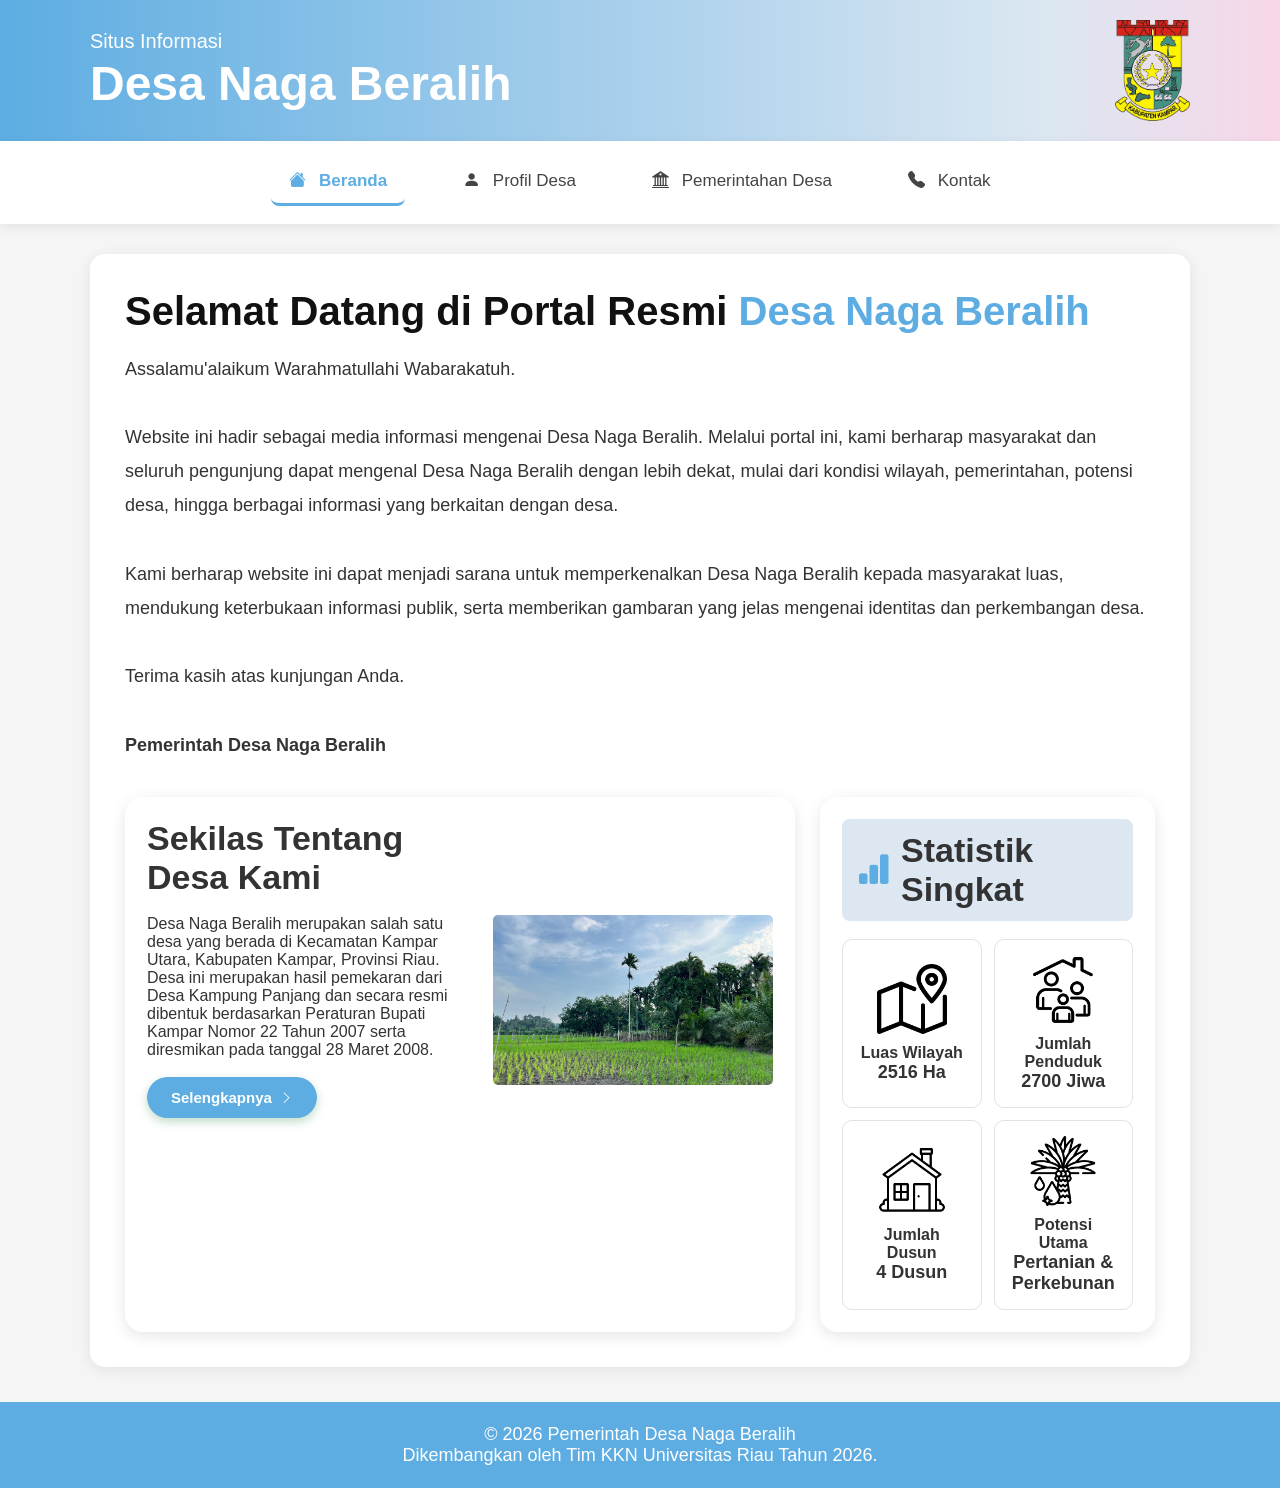
<file: index.html>
<!DOCTYPE html>
<html lang="id">

<head>
    <meta charset="UTF-8">
    <meta name="viewport" content="width=device-width, initial-scale=1.0">
    <title>Portal Desa Naga Beralih</title>

    <link rel="stylesheet" href="style.css">

    <link rel="stylesheet" href="https://cdn.jsdelivr.net/npm/bootstrap-icons@1.11.3/font/bootstrap-icons.css">
</head>

<body>

    <header class="top">
        <div class="wrap">

            <div class="judul-header">
                <small>Situs Informasi</small>
                <h1>Desa Naga Beralih</h1>
            </div>

            <img src="kampar.png" class="logo">

        </div>
    </header>

    <nav>
        <button class="nav-toggle">
            <i class="bi bi-list"></i>
        </button>

        <div class="nav-links">
            <a href="index.html" class="active">
                <i class="bi bi-house-fill"></i> Beranda
            </a>
            <a href="profil.html">
                <i class="bi bi-person-fill"></i> Profil Desa
            </a>
            <a href="pemerintah.html">
                <i class="bi bi-bank2"></i> Pemerintahan Desa
            </a>
            <a href="kontak.html">
                <i class="bi bi-telephone-fill"></i> Kontak
            </a>
        </div>
    </nav>


    <main class="container">


        <section class="welcome">

            <h2>
                Selamat Datang di Portal Resmi
                <span>Desa Naga Beralih</span>
            </h2>

            <p>
                Assalamu'alaikum Warahmatullahi Wabarakatuh.
                <br><br>

                Website ini hadir sebagai media informasi mengenai Desa Naga Beralih. Melalui portal ini, kami berharap
                masyarakat dan seluruh
                pengunjung dapat mengenal Desa Naga Beralih dengan lebih dekat, mulai dari kondisi wilayah,
                pemerintahan, potensi desa, hingga berbagai informasi yang berkaitan dengan desa.

                <br><br>
                Kami berharap website ini dapat menjadi sarana untuk memperkenalkan Desa Naga Beralih kepada
                masyarakat luas, mendukung keterbukaan informasi publik, serta memberikan gambaran yang jelas mengenai
                identitas dan perkembangan desa.

                <br><br>

                Terima kasih atas kunjungan Anda.

                <br><br>

                <strong>Pemerintah Desa Naga Beralih</strong>

            </p>

        </section>

        <div class="grid">
            <div class="card about-card">
                <div class="about-header">
                    <div class="about-title">
                        <h3>
                            Sekilas Tentang
                            <br>
                            Desa Kami
                        </h3>
                    </div>
                    <div class="about-image">
                        <img src="fotosawah.jpeg" alt="Sawah Desa">
                    </div>
                </div>

                <p>

                    Desa Naga Beralih merupakan salah satu desa yang berada di Kecamatan Kampar Utara,
                    Kabupaten Kampar, Provinsi Riau.

                    Desa ini merupakan hasil pemekaran dari Desa Kampung Panjang dan secara resmi
                    dibentuk berdasarkan Peraturan Bupati Kampar Nomor 22 Tahun 2007
                    serta diresmikan pada tanggal 28 Maret 2008.

                </p>

                <a href="profil.html" class="btn-more">
                    Selengkapnya
                    <i class="bi bi-chevron-right"></i>
                </a>

            </div>

            <div class="card stat-card">
                <h3 class="stats-title">
                    <i class="bi bi-bar-chart-fill"></i>
                    Statistik Singkat
                </h3>

                <div class="stats">
                    <div class="stat-item">
                        <img src="luas.png">
                        <h4>Luas Wilayah</h4>
                        <p>2516 Ha</p>
                    </div>

                    <div class="stat-item">
                        <img src="penduduk.png">
                        <h4>Jumlah Penduduk</h4>
                        <p>2700 Jiwa</p>
                    </div>

                    <div class="stat-item">
                        <img src="dusun.png">
                        <h4>Jumlah Dusun</h4>
                        <p>4 Dusun</p>
                    </div>

                    <div class="stat-item">
                        <img src="potensi.png">
                        <h4>Potensi Utama</h4>
                        <p>Pertanian & Perkebunan</p>
                    </div>
                </div>
            </div>
        </div>
    </main>

    <footer>

        © 2026 Pemerintah Desa Naga Beralih
        <br>Dikembangkan oleh Tim KKN Universitas Riau Tahun 2026.

    </footer>
    <script>
        const toggleBtn = document.querySelector(".nav-toggle");
        const navLinks = document.querySelector(".nav-links");

        toggleBtn.addEventListener("click", () => {
            navLinks.classList.toggle("show");
        });
    </script>

</body>

</html>
</file>
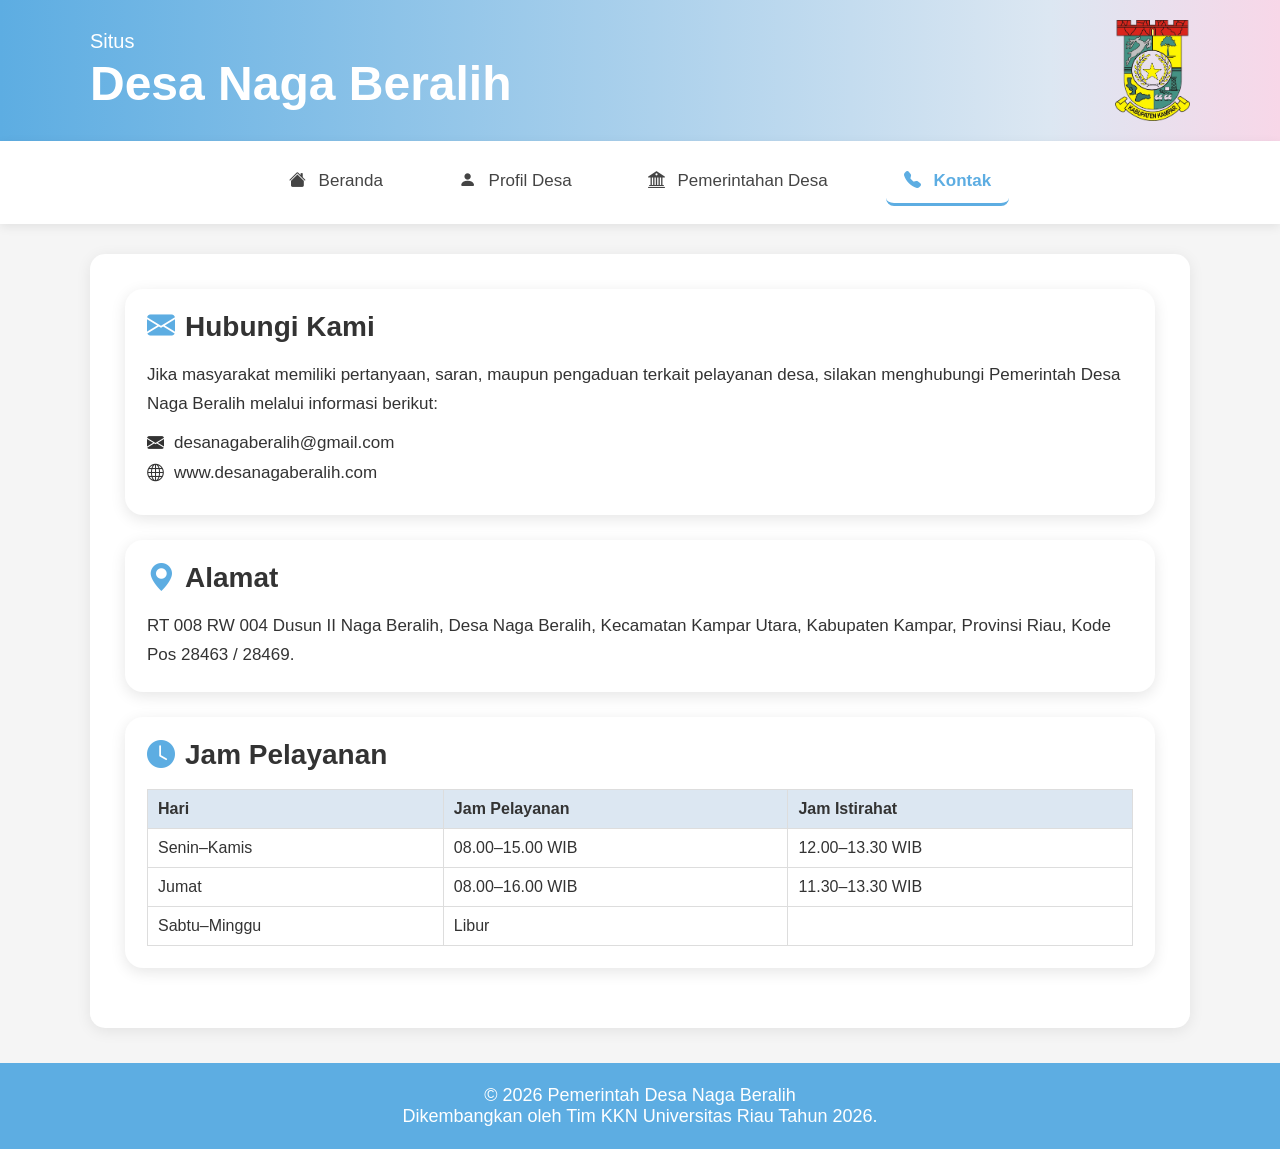
<file: kontak.html>
<!DOCTYPE html>
<html lang="id">

<head>
    <meta charset="UTF-8">
    <meta name="viewport" content="width=device-width, initial-scale=1.0">
    <title>Kontak Desa Naga Beralih</title>

    <link rel="stylesheet" href="kontak.css">
    <link rel="stylesheet" href="https://cdn.jsdelivr.net/npm/bootstrap-icons@1.11.3/font/bootstrap-icons.css">
</head>

<body>

    <header class="top">
        <div class="wrap">
            <div class="judul-header">
                <small>Situs</small>
                <h1>Desa Naga Beralih</h1>
            </div>
            <img src="kampar.png" class="logo">
        </div>
    </header>

    <nav>
        <button class="nav-toggle">
            <i class="bi bi-list"></i>
        </button>

        <div class="nav-links">
            <a href="index.html">
                <i class="bi bi-house-fill"></i> Beranda
            </a>
            <a href="profil.html">
                <i class="bi bi-person-fill"></i> Profil Desa
            </a>
            <a href="pemerintah.html">
                <i class="bi bi-bank2"></i> Pemerintahan Desa
            </a>
            <a href="kontak.html" class="active">
                <i class="bi bi-telephone-fill"></i> Kontak
            </a>
        </div>
    </nav>


    <main class="container">
        <section class="card">
            <h3><i class="bi bi-envelope-fill"></i> Hubungi Kami</h3>
            <p>Jika masyarakat memiliki pertanyaan, saran, maupun pengaduan terkait pelayanan desa, silakan menghubungi
                Pemerintah Desa Naga Beralih melalui informasi berikut:</p>
            <ul class="info-list">
                <li><i class="bi bi-envelope-fill"></i> <a
                        href="mailto:desanagaberalih@gmail.com">desanagaberalih@gmail.com</a></li>
                <li><i class="bi bi-globe"></i> <a href="http://www.desanagaberalih.com"
                        target="_blank">www.desanagaberalih.com</a></li>
            </ul>
        </section>

        <section class="card">
            <h3><i class="bi bi-geo-alt-fill"></i> Alamat</h3>
            <p>RT 008 RW 004 Dusun II Naga Beralih, Desa Naga Beralih, Kecamatan Kampar Utara, Kabupaten Kampar,
                Provinsi Riau, Kode Pos
                28463 / 28469.</p>
        </section>

        <section class="card">
            <h3><i class="bi bi-clock-fill"></i> Jam Pelayanan</h3>
            <table class="jam">
                <tr>
                    <th>Hari</th>
                    <th>Jam Pelayanan</th>
                    <th>Jam Istirahat</th>
                </tr>
                <tr>
                    <td>Senin–Kamis</td>
                    <td>08.00–15.00 WIB</td>
                    <td>12.00–13.30 WIB</td>
                </tr>
                <tr>
                    <td>Jumat</td>
                    <td>08.00–16.00 WIB</td>
                    <td>11.30–13.30 WIB</td>
                </tr>
                <tr>
                    <td>Sabtu–Minggu</td>
                    <td>Libur</td>
                    <td></td>
                </tr>
            </table>
        </section>
    </main>

    <footer>
        © 2026 Pemerintah Desa Naga Beralih
        <br>Dikembangkan oleh Tim KKN Universitas Riau Tahun 2026.
    </footer>

    <script>
        const toggleBtn = document.querySelector(".nav-toggle");
        const navLinks = document.querySelector(".nav-links");

        toggleBtn.addEventListener("click", () => {
            navLinks.classList.toggle("show");
        });
    </script>


</body>

</html>
</file>
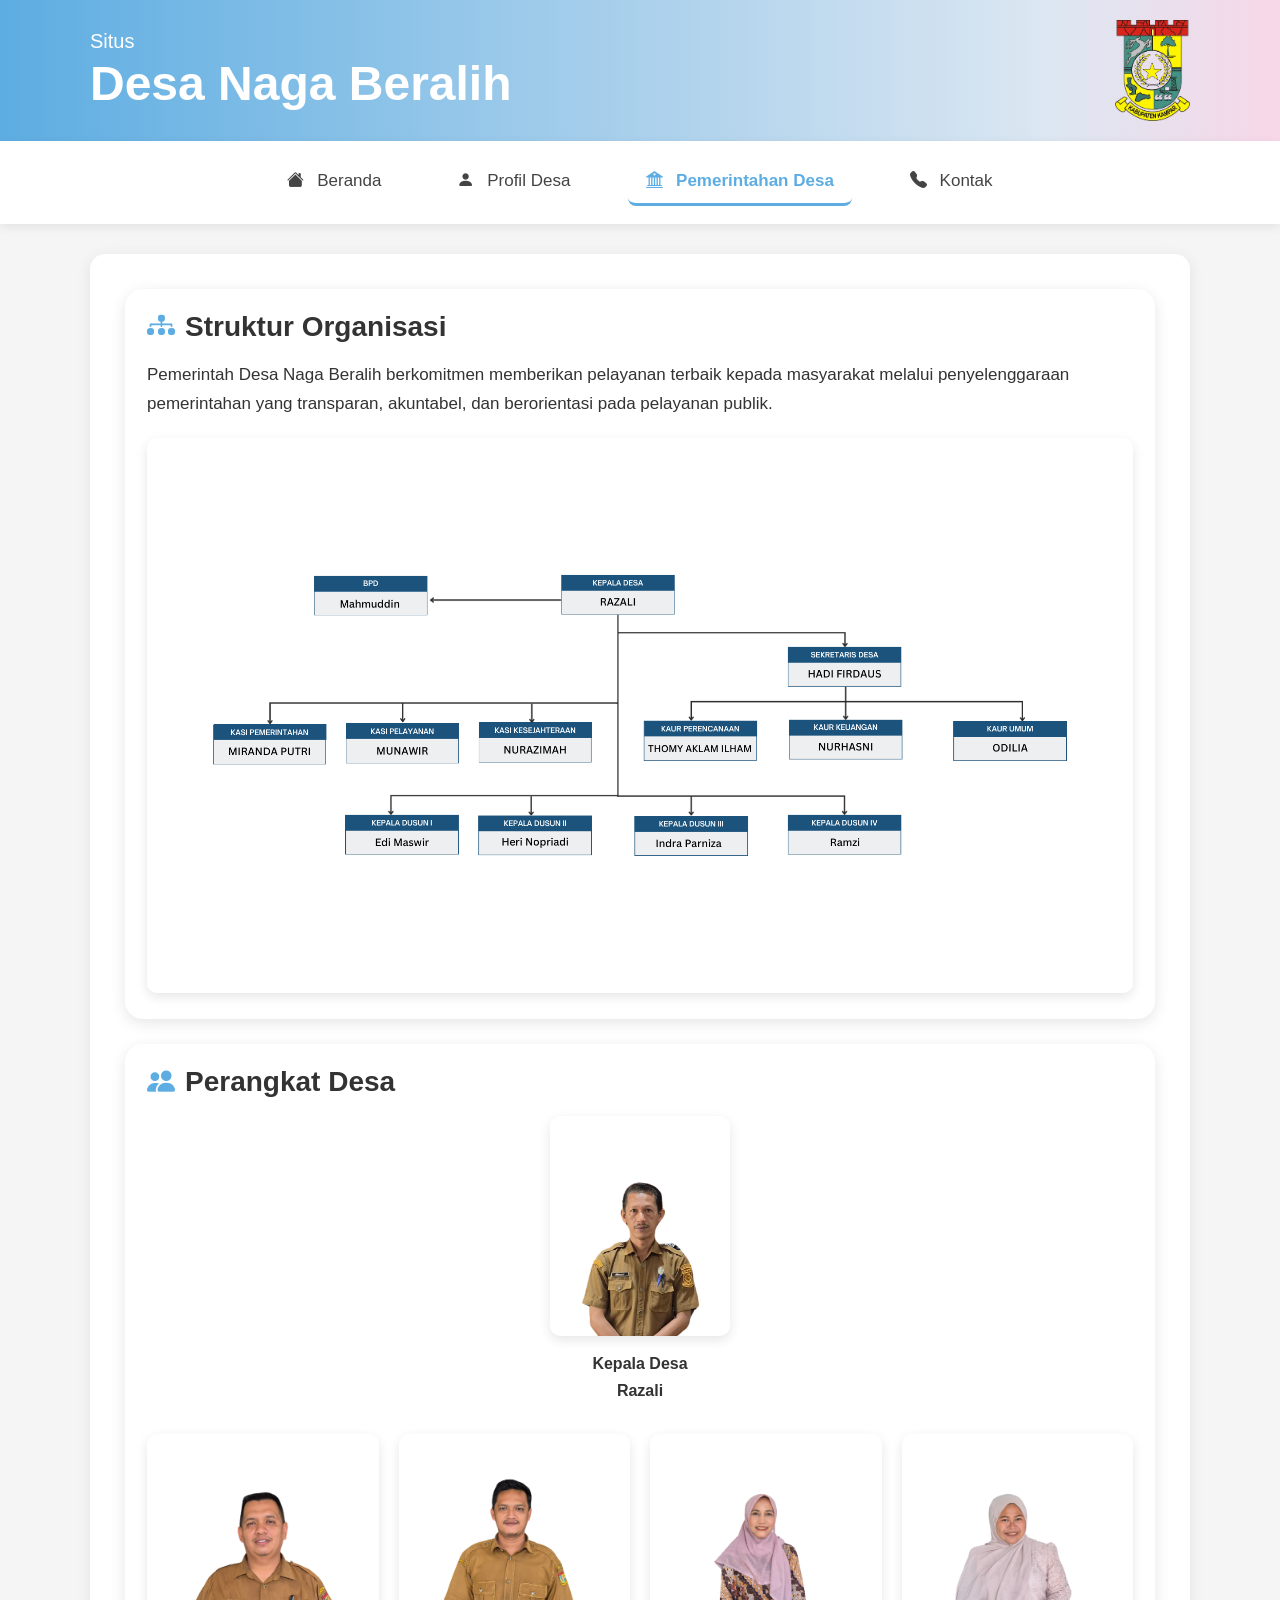
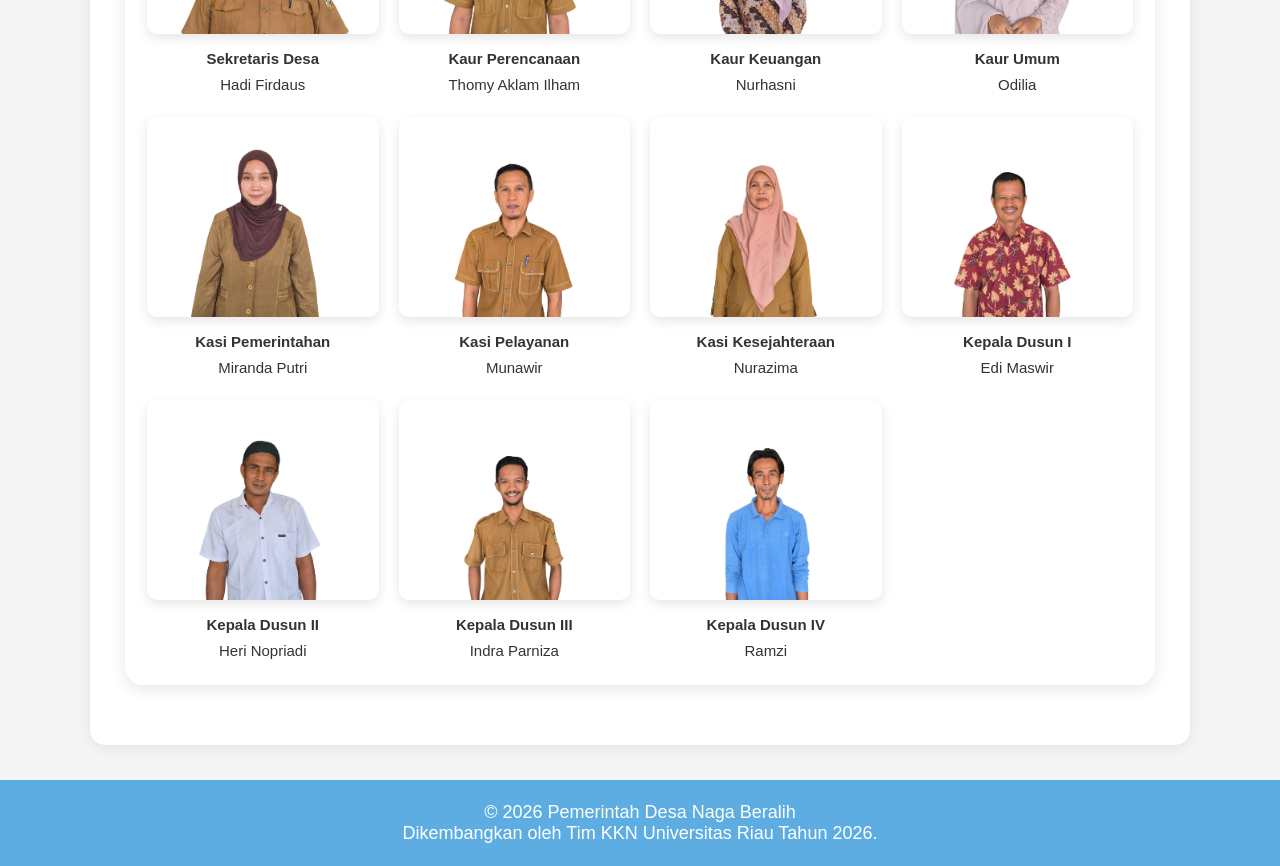
<file: pemerintah.html>
<!DOCTYPE html>
<html lang="id">

<head>
    <meta charset="UTF-8">
    <meta name="viewport" content="width=device-width, initial-scale=1.0">
    <title>Pemerintahan Desa Naga Beralih</title>

    <link rel="stylesheet" href="pemerintah.css">
    <link rel="stylesheet" href="https://cdn.jsdelivr.net/npm/bootstrap-icons@1.11.3/font/bootstrap-icons.css">
</head>

<body>

    <header class="top">
        <div class="wrap">
            <div class="judul-header">
                <small>Situs</small>
                <h1>Desa Naga Beralih</h1>
            </div>
            <img src="kampar.png" class="logo">
        </div>
    </header>

    <nav>
        <button class="nav-toggle">
            <i class="bi bi-list"></i>
        </button>

        <div class="nav-links">
            <a href="index.html">
                <i class="bi bi-house-fill"></i> Beranda
            </a>
            <a href="profil.html">
                <i class="bi bi-person-fill"></i> Profil Desa
            </a>
            <a href="pemerintah.html" class="active">
                <i class="bi bi-bank2"></i> Pemerintahan Desa
            </a>
            <a href="kontak.html">
                <i class="bi bi-telephone-fill"></i> Kontak
            </a>
        </div>
    </nav>


    <main class="container">
        <section class="card">
            <h3><i class="bi bi-diagram-3-fill"></i> Struktur Organisasi</h3>
            <p>Pemerintah Desa Naga Beralih berkomitmen memberikan pelayanan terbaik kepada masyarakat melalui
                penyelenggaraan pemerintahan yang transparan, akuntabel, dan berorientasi pada pelayanan publik.</p>
            <div class="struktur-img">
                <img src="strukturdesa.png" alt="Struktur Organisasi Desa">
            </div>
        </section>

        <section class="card">
            <h3><i class="bi bi-people-fill"></i> Perangkat Desa</h3>
            <div class="perangkat">

                <div class="kepala-desa">
                    <img src="kepala desa.png" alt="Kepala Desa">
                    <p><b>Kepala Desa</b><br>Razali</p>
                </div>

                <div class="grid-perangkat">
                    <div class="perangkat-item">
                        <img src="sekretarisdesa.png" alt="Perangkat Desa">
                        <p><b>Sekretaris Desa</b><br>Hadi Firdaus</p>
                    </div>
                    <div class="perangkat-item">
                        <img src="kaurperencanaan.png" alt="Perangkat Desa">
                        <p><b>Kaur Perencanaan</b><br>Thomy Aklam Ilham</p>
                    </div>
                    <div class="perangkat-item">
                        <img src="kaurkeuangan.png" alt="Perangkat Desa">
                        <p><b>Kaur Keuangan</b><br>Nurhasni</p>
                    </div>
                    <div class="perangkat-item">
                        <img src="kaurumum.png" alt="Perangkat Desa">
                        <p><b>Kaur Umum</b><br>Odilia</p>
                    </div>
                    <div class="perangkat-item">
                        <img src="kasipemerintahan.png" alt="Perangkat Desa">
                        <p><b>Kasi Pemerintahan</b><br>Miranda Putri</p>
                    </div>
                    <div class="perangkat-item">
                        <img src="kasipelayanan.png" alt="Perangkat Desa">
                        <p><b>Kasi Pelayanan</b><br>Munawir</p>
                    </div>
                    <div class="perangkat-item">
                        <img src="kasikesejahteraan.png" alt="Perangkat Desa">
                        <p><b>Kasi Kesejahteraan</b><br>Nurazima</p>
                    </div>
                    <div class="perangkat-item">
                        <img src="kadus1.png" alt="Perangkat Desa">
                        <p><b>Kepala Dusun I</b><br> Edi Maswir</p>
                    </div>
                    <div class="perangkat-item">
                        <img src="kadus2.png" alt="Perangkat Desa">
                        <p><b>Kepala Dusun II</b><br>Heri Nopriadi</p>
                    </div>
                    <div class="perangkat-item">
                        <img src="kadus3.png" alt="Perangkat Desa">
                        <p><b>Kepala Dusun III</b><br>Indra Parniza</p>
                    </div>
                    <div class="perangkat-item">
                        <img src="kadus 4.png" alt="Perangkat Desa">
                        <p><b>Kepala Dusun IV</b><br>Ramzi</p>
                    </div>
                </div>
            </div>
        </section>
    </main>

    <footer>
        © 2026 Pemerintah Desa Naga Beralih
        <br>Dikembangkan oleh Tim KKN Universitas Riau Tahun 2026.
    </footer>

    <script>
        const toggleBtn = document.querySelector(".nav-toggle");
        const navLinks = document.querySelector(".nav-links");

        toggleBtn.addEventListener("click", () => {
            navLinks.classList.toggle("show");
        });
    </script>


</body>

</html>
</file>
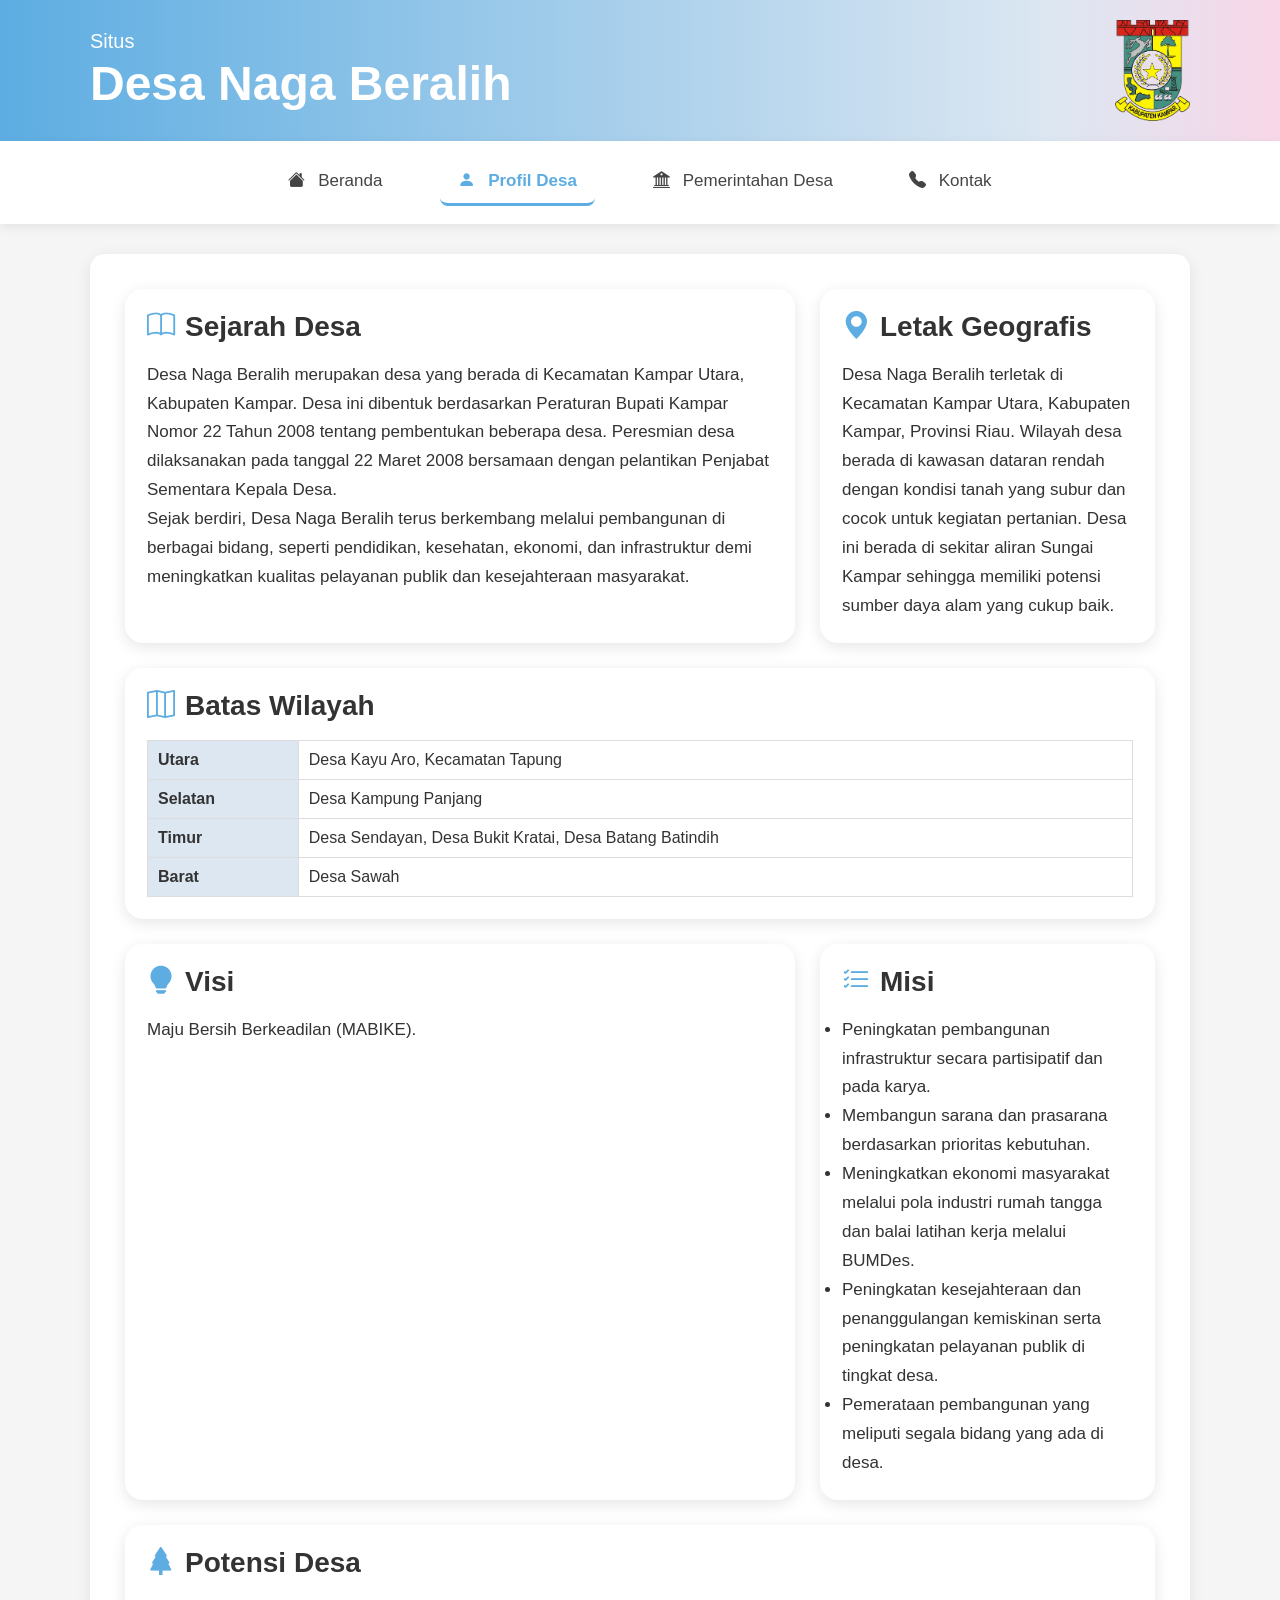
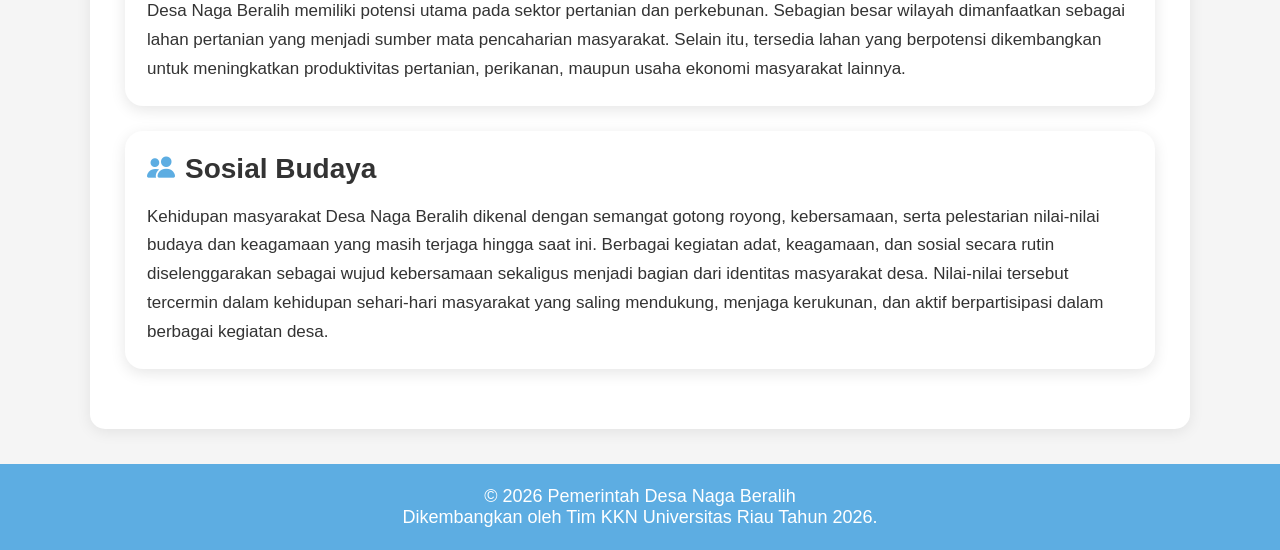
<file: profil.html>
<!DOCTYPE html>
<html lang="id">

<head>
    <meta charset="UTF-8">
    <meta name="viewport" content="width=device-width, initial-scale=1.0">
    <title>Portal Desa Naga Beralih</title>

    <link rel="stylesheet" href="profil.css">
    <link rel="stylesheet" href="https://cdn.jsdelivr.net/npm/bootstrap-icons@1.11.3/font/bootstrap-icons.css">
</head>

<body>

    <header class="top">
        <div class="wrap">
            <div class="judul-header">
                <small>Situs</small>
                <h1>Desa Naga Beralih</h1>
            </div>
            <img src="kampar.png" class="logo">
        </div>
    </header>

    <nav>
        <button class="nav-toggle">
            <i class="bi bi-list"></i>
        </button>

        <div class="nav-links">
            <a href="index.html">
                <i class="bi bi-house-fill"></i> Beranda
            </a>
            <a href="profil.html" class="active">
                <i class="bi bi-person-fill"></i> Profil Desa
            </a>
            <a href="pemerintah.html">
                <i class="bi bi-bank2"></i> Pemerintahan Desa
            </a>
            <a href="kontak.html">
                <i class="bi bi-telephone-fill"></i> Kontak
            </a>
        </div>
    </nav>


    <main class="container">
        <section class="grid">
            <div class="card">
                <h3><i class="bi bi-book"></i> Sejarah Desa</h3>
                <p>Desa Naga Beralih merupakan desa yang berada di Kecamatan Kampar Utara, Kabupaten Kampar. Desa ini
                    dibentuk berdasarkan Peraturan Bupati Kampar Nomor 22 Tahun 2008 tentang pembentukan beberapa desa.
                    Peresmian desa dilaksanakan pada tanggal 22 Maret 2008 bersamaan dengan pelantikan Penjabat
                    Sementara Kepala Desa.</p>
                <p>Sejak berdiri, Desa Naga Beralih terus berkembang melalui pembangunan di berbagai bidang, seperti
                    pendidikan, kesehatan, ekonomi, dan infrastruktur demi meningkatkan kualitas pelayanan publik dan
                    kesejahteraan masyarakat.</p>
            </div>

            <div class="card">
                <h3><i class="bi bi-geo-alt-fill"></i> Letak Geografis</h3>
                <p>Desa Naga Beralih terletak di Kecamatan Kampar Utara, Kabupaten Kampar, Provinsi Riau. Wilayah desa
                    berada di kawasan dataran rendah dengan kondisi tanah yang subur dan cocok untuk kegiatan pertanian.
                    Desa ini berada di sekitar aliran Sungai Kampar sehingga memiliki potensi sumber daya alam yang
                    cukup baik.</p>
            </div>
        </section>

        <section class="card">
            <h3><i class="bi bi-map"></i> Batas Wilayah</h3>
            <table class="batas">
                <tr>
                    <th>Utara</th>
                    <td>Desa Kayu Aro, Kecamatan Tapung</td>
                </tr>
                <tr>
                    <th>Selatan</th>
                    <td>Desa Kampung Panjang</td>
                </tr>
                <tr>
                    <th>Timur</th>
                    <td>Desa Sendayan, Desa Bukit Kratai, Desa Batang Batindih</td>
                </tr>
                <tr>
                    <th>Barat</th>
                    <td>Desa Sawah</td>
                </tr>
            </table>
        </section>

        <section class="grid">
            <div class="card">
                <h3><i class="bi bi-lightbulb-fill"></i> Visi</h3>
                <p>Maju Bersih Berkeadilan (MABIKE).</p>
            </div>
            <div class="card">
                <h3><i class="bi bi-list-check"></i> Misi</h3>
                <ul>
                    <li>Peningkatan pembangunan infrastruktur secara partisipatif dan pada karya.</li>
                    <li>Membangun sarana dan prasarana berdasarkan prioritas kebutuhan.</li>
                    <li>Meningkatkan ekonomi masyarakat melalui pola industri rumah tangga dan balai latihan kerja
                        melalui BUMDes.</li>
                    <li>Peningkatan kesejahteraan dan penanggulangan kemiskinan serta peningkatan pelayanan publik di
                        tingkat desa.</li>
                    <li>Pemerataan pembangunan yang meliputi segala bidang yang ada di desa.</li>
                </ul>
            </div>
        </section>

        <section class="card">
            <h3><i class="bi bi-tree-fill"></i> Potensi Desa</h3>
            <p>Desa Naga Beralih memiliki potensi utama pada sektor pertanian dan perkebunan. Sebagian besar wilayah
                dimanfaatkan sebagai lahan pertanian yang menjadi sumber mata pencaharian masyarakat. Selain itu,
                tersedia lahan yang berpotensi dikembangkan untuk meningkatkan produktivitas pertanian, perikanan,
                maupun usaha ekonomi masyarakat lainnya.</p>
        </section>

        <section class="card">
            <h3><i class="bi bi-people-fill"></i> Sosial Budaya</h3>
            <p>Kehidupan masyarakat Desa Naga Beralih dikenal dengan semangat gotong royong, kebersamaan, serta
                pelestarian nilai-nilai budaya dan keagamaan yang masih terjaga hingga saat ini. Berbagai kegiatan adat,
                keagamaan, dan sosial secara rutin diselenggarakan sebagai wujud kebersamaan sekaligus menjadi bagian
                dari identitas masyarakat desa. Nilai-nilai tersebut tercermin dalam kehidupan sehari-hari masyarakat
                yang saling mendukung, menjaga kerukunan, dan aktif berpartisipasi dalam berbagai kegiatan desa.</p>
        </section>
    </main>

    <footer>
        © 2026 Pemerintah Desa Naga Beralih
        <br>Dikembangkan oleh Tim KKN Universitas Riau Tahun 2026.
    </footer>

    <script>
        const toggleBtn = document.querySelector(".nav-toggle");
        const navLinks = document.querySelector(".nav-links");

        toggleBtn.addEventListener("click", () => {
            navLinks.classList.toggle("show");
        });
    </script>

</body>

</html>
</file>
<file: style.css>
* {
    margin: 0;
    padding: 0;
    box-sizing: border-box;
}

body {
    font-family: Arial, Helvetica, sans-serif;
    background: #f5f5f5;
    color: #333;
}

.top {
    background: linear-gradient(
        90deg,
        #5DADE2 0%,
        #DCE7F2 82%,
        #F8D7E8 100%
    );
    padding: 20px 0;
    color: #fff;
}

.wrap {
    max-width: 1100px;
    margin: auto;
    display: flex;
    justify-content: space-between;
    align-items: center;
}

.wrap small {
    font-size: 20px;
    display: block;
    margin-bottom: 3px;
}

.wrap h1 {
    font-size: 48px;
    font-weight: bold;
}

.logo {
    width: 75px;
}

.nav-toggle {
    display: none;
    background: none;
    border: none;
    font-size: 28px;
    cursor: pointer;
    color: #444;
}

.nav-links {
    display: flex;
    gap: 40px;
}

nav {
    background: #fff;
    display: flex;
    justify-content: center;
    gap: 40px;
    padding: 18px;
    box-shadow: 0 3px 10px rgba(0, 0, 0, .08);
    position: sticky;
    top: 0;
    width: 100%;
    z-index: 100; 
}

nav a {
    text-decoration: none;
    color: #444;
    font-size: 17px;
    padding: 12px 18px;
    border-radius: 8px;
    transition: .3s;
}

nav a i {
    margin-right: 8px;
}

nav a:hover {
    background: #5DADE2;
    color: #fff;
}

nav .active {
    color: #5DADE2;
    border-bottom: 3px solid #5DADE2;
    font-weight: bold;
}

.container {
    max-width: 1100px;
    margin: 30px auto;
    background: #fff;
    border-radius: 15px;
    padding: 35px;
    box-shadow: 0 3px 15px rgba(0, 0, 0, .08);
}

section h2 {
    font-size: 40px;
    margin-bottom: 18px;
    color: #111;
}

section h2 span {
    color: #5DADE2;
}

section p {
    font-size: 18px;
    line-height: 1.9;
    margin-top: 18px;
    margin-bottom: 35px;
}

.grid {
    display: grid;
    grid-template-columns: 2fr 1fr;
    gap: 25px;
}

.card {
    background: #fff;
    border-radius: 18px;
    box-shadow: 0 4px 15px rgba(0, 0, 0, .10);
    padding: 22px;
}

.card h3 {
    font-size: 34px;
    display: flex;
    align-items: center;
    gap: 10px;
    margin-bottom: 18px;
}

.card h3 i {
    color: #5DADE2;
}

.about-card img {
    width: 280px;
    height: 170px;
    object-fit: cover;
    border-radius: 5px;
    float: right;
    margin-left: 20px;
    margin-bottom: 15px;
}

.btn-more{
    display:inline-flex;
    align-items:center;
    gap:8px;
    margin-top:18px;
    padding:12px 24px;
    background:#5DADE2;
    color:#fff;
    text-decoration:none;
    font-size:15px;
    font-weight:600;
    border-radius:999px;
    box-shadow:0 4px 10px rgba(11,122,45,.25);
    transition:all .3s ease;
}

.btn-more i{
    font-size:13px;
    transition:.3s;
}

.btn-more:hover{
    background:#5DADE2;
    color:#fff;
    transform:translateY(-3px);
    box-shadow:0 10px 18px rgba(11,122,45,.35);

}

.btn-more:hover i{
    transform:translateX(5px);

}

.btn-more:active{
    transform:scale(.97);
}

.stats {
    display: grid;
    grid-template-columns: repeat(2, 1fr);
    gap: 12px;
}

.stats-title {
    background: #DCE7F2;
    border-radius: 8px;
    padding: 12px 15px;
    margin-bottom: 12px;
    font-size: 22px;
    display: flex;
    align-items: center;
    gap: 10px;
}

.stats-title i {
    color: #000;
}

.stats div {
    background: #fff;
    border: 1px solid #e2e2e2;
    border-radius: 10px;
    padding: 15px;
    display: flex;
    flex-direction: column;
    justify-content: center;
    align-items: center;
    text-align: center;
    transition: .3s;
}

.stats div:hover {
    transform: translateY(-3px);
    box-shadow: 0 5px 15px rgba(0, 0, 0, .12);
}

.stats img {
    width: 70px;
    height: 70px;
    object-fit: contain;
    margin-bottom: 10px;
    display: block;
}

.stats b {
    display: block;
    font-size: 14px;
    line-height: 1.3;
    margin-bottom: 5px;
    font-weight: bold;
}

.stats p {
    margin: 0;
    font-size: 18px;
    font-weight: bold;
}

footer {
    margin-top: 35px;
    background: #5DADE2;
    color: #fff;
    text-align: center;
    padding: 22px;
    font-size: 18px;
}

@media(max-width:900px) {
    .grid {
        grid-template-columns: 1fr;
    }
    .card img {
        float: none;
        display: block;
        margin: auto auto 20px;
        width: 100%;
        height: 220px;
    }
    .wrap h1 {
        font-size: 32px;
    }
    section h2 {
        font-size: 30px;
    }
    nav {
        gap: 10px;
        flex-wrap: wrap;
    }
    nav a {
        font-size: 15px;
    }
    .stats {
        grid-template-columns: 1fr 1fr;
    }
}

/* Saat layar kecil */
@media(max-width:768px) {
    .nav-toggle {
        display: block;
    }

    .nav-links {
        display: none;
        flex-direction: column;
        background: #fff;
        position: absolute;
        top: 60px;
        left: 0;
        width: 220px;
        padding: 15px;
        box-shadow: 0 4px 15px rgba(0,0,0,.15);
    }

    .nav-links.show {
        display: flex;
    }

    nav {
        justify-content: space-between;
        padding: 12px 20px;
    }
}
</file>
<file: kontak.css>
* {
    margin: 0;
    padding: 0;
    box-sizing: border-box;
}

body {
    font-family: Arial, Helvetica, sans-serif;
    background: #f5f5f5;
    color: #333;
}

.top {
    background: linear-gradient(90deg, #5DADE2 0%, #DCE7F2 82%, #F8D7E8 100%);
    padding: 20px 0;
    color: #fff;
}

.wrap {
    max-width: 1100px;
    margin: auto;
    display: flex;
    justify-content: space-between;
    align-items: center;
}

.wrap small {
    font-size: 20px;
    display: block;
    margin-bottom: 3px;
}

.wrap h1 {
    font-size: 48px;
    font-weight: bold;
}

.logo {
    width: 75px;
}

nav {
    background: #fff;
    display: flex;
    justify-content: center;
    gap: 40px;
    padding: 18px;
    box-shadow: 0 3px 10px rgba(0, 0, 0, .08);
    position: sticky;
    top: 0;
    width: 100%;
    z-index: 100;
}

nav a {
    text-decoration: none;
    color: #444;
    font-size: 17px;
    padding: 12px 18px;
    border-radius: 8px;
    transition: .3s;
}

nav a i {
    margin-right: 8px;
}

nav a:hover {
    background: #5DADE2;
    color: #fff;
}

nav .active {
    color: #5DADE2;
    border-bottom: 3px solid #5DADE2;
    font-weight: bold;
}

.container {
    max-width: 1100px;
    margin: 30px auto;
    background: #fff;
    border-radius: 15px;
    padding: 35px;
    box-shadow: 0 3px 15px rgba(0, 0, 0, .08);
}

.card {
    background: #fff;
    border-radius: 18px;
    box-shadow: 0 4px 15px rgba(0, 0, 0, .10);
    padding: 22px;
    margin-bottom: 25px;
    transition: all .3s ease;
}

.card:hover {
    transform: translateY(-5px);
    box-shadow: 0 8px 20px rgba(0, 0, 0, .15);
}

.card h3 {
    font-size: 28px;
    display: flex;
    align-items: center;
    gap: 10px;
    margin-bottom: 18px;
}

.card h3 i {
    color: #5DADE2;
}

.card p {
    font-size: 17px;
    line-height: 1.7;
}

.info-list {
    list-style: none;
    margin-top: 15px;
}

.info-list li {
    font-size: 17px;
    margin-bottom: 10px;
    display: flex;
    align-items: center;
    gap: 10px;
}

.info-list a {
    color: #333;
    text-decoration: none;
}

.info-list a:hover {
    color: #5DADE2;
    text-decoration: underline;
}

.jam {
    width: 100%;
    border-collapse: collapse;
    margin-top: 15px;
}

.jam th,
.jam td {
    border: 1px solid #ddd;
    padding: 10px;
    text-align: left;
}

.jam th {
    background: #DCE7F2;
}

footer {
    margin-top: 35px;
    background: #5DADE2;
    color: #fff;
    text-align: center;
    padding: 22px;
    font-size: 18px;
}

@media(max-width:900px) {
    .wrap h1 {
        font-size: 32px;
    }

    nav {
        gap: 10px;
        flex-wrap: wrap;
    }

    nav a {
        font-size: 15px;
    }
}

.nav-toggle {
    display: none;
    background: none;
    border: none;
    font-size: 28px;
    cursor: pointer;
    color: #444;
}

.nav-links {
    display: flex;
    gap: 40px;
}

@media(max-width:768px) {
    .nav-toggle {
        display: block;
    }

    .nav-links {
        display: none;
        flex-direction: column;
        background: #fff;
        position: absolute;
        top: 60px;
        left: 0;
        width: 220px;
        padding: 15px;
        box-shadow: 0 4px 15px rgba(0, 0, 0, .15);
    }

    .nav-links.show {
        display: flex;
    }

    nav {
        justify-content: space-between;
        padding: 12px 20px;
    }
}
</file>
<file: pemerintah.css>
* {
    margin: 0;
    padding: 0;
    box-sizing: border-box;
}

body {
    font-family: Arial, Helvetica, sans-serif;
    background: #f5f5f5;
    color: #333;
}

.top {
    background: linear-gradient(90deg, #5DADE2 0%, #DCE7F2 82%, #F8D7E8 100%);
    padding: 20px 0;
    color: #fff;
}

.wrap {
    max-width: 1100px;
    margin: auto;
    display: flex;
    justify-content: space-between;
    align-items: center;
}

.wrap small {
    font-size: 20px;
    display: block;
    margin-bottom: 3px;
}

.wrap h1 {
    font-size: 48px;
    font-weight: bold;
}

.logo {
    width: 75px;
}

nav {
    background: #fff;
    display: flex;
    justify-content: center;
    gap: 40px;
    padding: 18px;
    box-shadow: 0 3px 10px rgba(0, 0, 0, .08);
    position: sticky;
    top: 0;
    width: 100%;
    z-index: 100;
}

nav a {
    text-decoration: none;
    color: #444;
    font-size: 17px;
    padding: 12px 18px;
    border-radius: 8px;
    transition: .3s;
}

nav a i {
    margin-right: 8px;
}

nav a:hover {
    background: #5DADE2;
    color: #fff;
}

nav .active {
    color: #5DADE2;
    border-bottom: 3px solid #5DADE2;
    font-weight: bold;
}

.container {
    max-width: 1100px;
    margin: 30px auto;
    background: #fff;
    border-radius: 15px;
    padding: 35px;
    box-shadow: 0 3px 15px rgba(0, 0, 0, .08);
}

.card {
    background: #fff;
    border-radius: 18px;
    box-shadow: 0 4px 15px rgba(0, 0, 0, .10);
    padding: 22px;
    margin-bottom: 25px;
    transition: all .3s ease;
}

.card:hover {
    transform: translateY(-5px);
    box-shadow: 0 8px 20px rgba(0, 0, 0, .15);
}

.card h3 {
    font-size: 28px;
    display: flex;
    align-items: center;
    gap: 10px;
    margin-bottom: 18px;
}

.card h3 i {
    color: #5DADE2;
}

.card p {
    font-size: 17px;
    line-height: 1.7;
}

.struktur-img {
    text-align: center;
    margin-top: 20px;
}

.struktur-img img {
    max-width: 100%;
    height: auto;
    border-radius: 10px;
    box-shadow: 0 4px 12px rgba(0, 0, 0, .1);
}

.perangkat {
    text-align: center;
}

.kepala-desa {
    margin-bottom: 30px;
}

.kepala-desa img {
    width: 180px;
    height: 220px;
    object-fit: cover;
    border-radius: 10px;
    box-shadow: 0 4px 12px rgba(0, 0, 0, .1);
}

.kepala-desa p {
    margin-top: 10px;
    font-size: 16px;
    font-weight: 600;
}

.grid-perangkat {
    display: grid;
    grid-template-columns: repeat(4, 1fr);
    gap: 20px;
}

.perangkat-item img {
    width: 100%;
    height: 200px;
    object-fit: cover;
    border-radius: 10px;
    box-shadow: 0 4px 12px rgba(0, 0, 0, .1);
}

.perangkat-item p {
    margin-top: 8px;
    font-size: 15px;
    font-weight: 500;
}

footer {
    margin-top: 35px;
    background: #5DADE2;
    color: #fff;
    text-align: center;
    padding: 22px;
    font-size: 18px;
}

@media(max-width:900px) {
    .wrap h1 {
        font-size: 32px;
    }

    nav {
        gap: 10px;
        flex-wrap: wrap;
    }

    nav a {
        font-size: 15px;
    }

    .grid-perangkat {
        grid-template-columns: repeat(2, 1fr);
    }
}

@media(max-width:500px) {
    .grid-perangkat {
        grid-template-columns: 1fr;
    }

    .kepala-desa img {
        width: 100%;
        height: auto;
    }
}

.nav-toggle {
    display: none;
    background: none;
    border: none;
    font-size: 28px;
    cursor: pointer;
    color: #444;
}

.nav-links {
    display: flex;
    gap: 40px;
}

@media(max-width:768px) {
    .nav-toggle {
        display: block;
    }

    .nav-links {
        display: none;
        flex-direction: column;
        background: #fff;
        position: absolute;
        top: 60px;
        left: 0;
        width: 220px;
        padding: 15px;
        box-shadow: 0 4px 15px rgba(0, 0, 0, .15);
    }

    .nav-links.show {
        display: flex;
    }

    nav {
        justify-content: space-between;
        padding: 12px 20px;
    }
}
</file>
<file: profil.css>
* {
    margin: 0;
    padding: 0;
    box-sizing: border-box;
}

body {
    font-family: Arial, Helvetica, sans-serif;
    background: #f5f5f5;
    color: #333;
}

.top {
    background: linear-gradient(90deg, #5DADE2 0%, #DCE7F2 82%, #F8D7E8 100%);
    padding: 20px 0;
    color: #fff;
}

.wrap {
    max-width: 1100px;
    margin: auto;
    display: flex;
    justify-content: space-between;
    align-items: center;
}

.wrap small {
    font-size: 20px;
    display: block;
    margin-bottom: 3px;
}

.wrap h1 {
    font-size: 48px;
    font-weight: bold;
}

.logo {
    width: 75px;
}

nav {
    background: #fff;
    display: flex;
    justify-content: center;
    gap: 40px;
    padding: 18px;
    box-shadow: 0 3px 10px rgba(0, 0, 0, .08);
    position: sticky;
    top: 0;
    width: 100%;
    z-index: 100;
}

nav a {
    text-decoration: none;
    color: #444;
    font-size: 17px;
    padding: 12px 18px;
    border-radius: 8px;
    transition: .3s;
}

nav a i {
    margin-right: 8px;
}

nav a:hover {
    background: #5DADE2;
    color: #fff;
}

nav .active {
    color: #5DADE2;
    border-bottom: 3px solid #5DADE2;
    font-weight: bold;
}

.container {
    max-width: 1100px;
    margin: 30px auto;
    background: #fff;
    border-radius: 15px;
    padding: 35px;
    box-shadow: 0 3px 15px rgba(0, 0, 0, .08);
}

.grid {
    display: grid;
    grid-template-columns: 2fr 1fr;
    gap: 25px;
}

.card {
    background: #fff;
    border-radius: 18px;
    box-shadow: 0 4px 15px rgba(0, 0, 0, .10);
    padding: 22px;
    margin-bottom: 25px;
    transition: all .3s ease;
}

.card:hover {
    transform: translateY(-5px);
    box-shadow: 0 8px 20px rgba(0, 0, 0, .15);
}

.card h3 {
    font-size: 28px;
    display: flex;
    align-items: center;
    gap: 10px;
    margin-bottom: 18px;
}

.card h3 i {
    color: #5DADE2;
}

.card p,
.card ul {
    font-size: 17px;
    line-height: 1.7;
}

.batas {
    width: 100%;
    border-collapse: collapse;
}

.batas th,
.batas td {
    border: 1px solid #ddd;
    padding: 10px;
    text-align: left;
}

.batas th {
    background: #DCE7F2;
}

footer {
    margin-top: 35px;
    background: #5DADE2;
    color: #fff;
    text-align: center;
    padding: 22px;
    font-size: 18px;
}

@media(max-width:900px) {
    .grid {
        grid-template-columns: 1fr;
    }

    .wrap h1 {
        font-size: 32px;
    }

    nav {
        gap: 10px;
        flex-wrap: wrap;
    }

    nav a {
        font-size: 15px;
    }
}

.nav-toggle {
    display: none;
    background: none;
    border: none;
    font-size: 28px;
    cursor: pointer;
    color: #444;
}

.nav-links {
    display: flex;
    gap: 40px;
}

@media(max-width:768px) {
    .nav-toggle {
        display: block;
    }

    .nav-links {
        display: none;
        flex-direction: column;
        background: #fff;
        position: absolute;
        top: 60px;
        left: 0;
        width: 220px;
        padding: 15px;
        box-shadow: 0 4px 15px rgba(0, 0, 0, .15);
    }

    .nav-links.show {
        display: flex;
    }

    nav {
        justify-content: space-between;
        padding: 12px 20px;
    }
}
</file>
